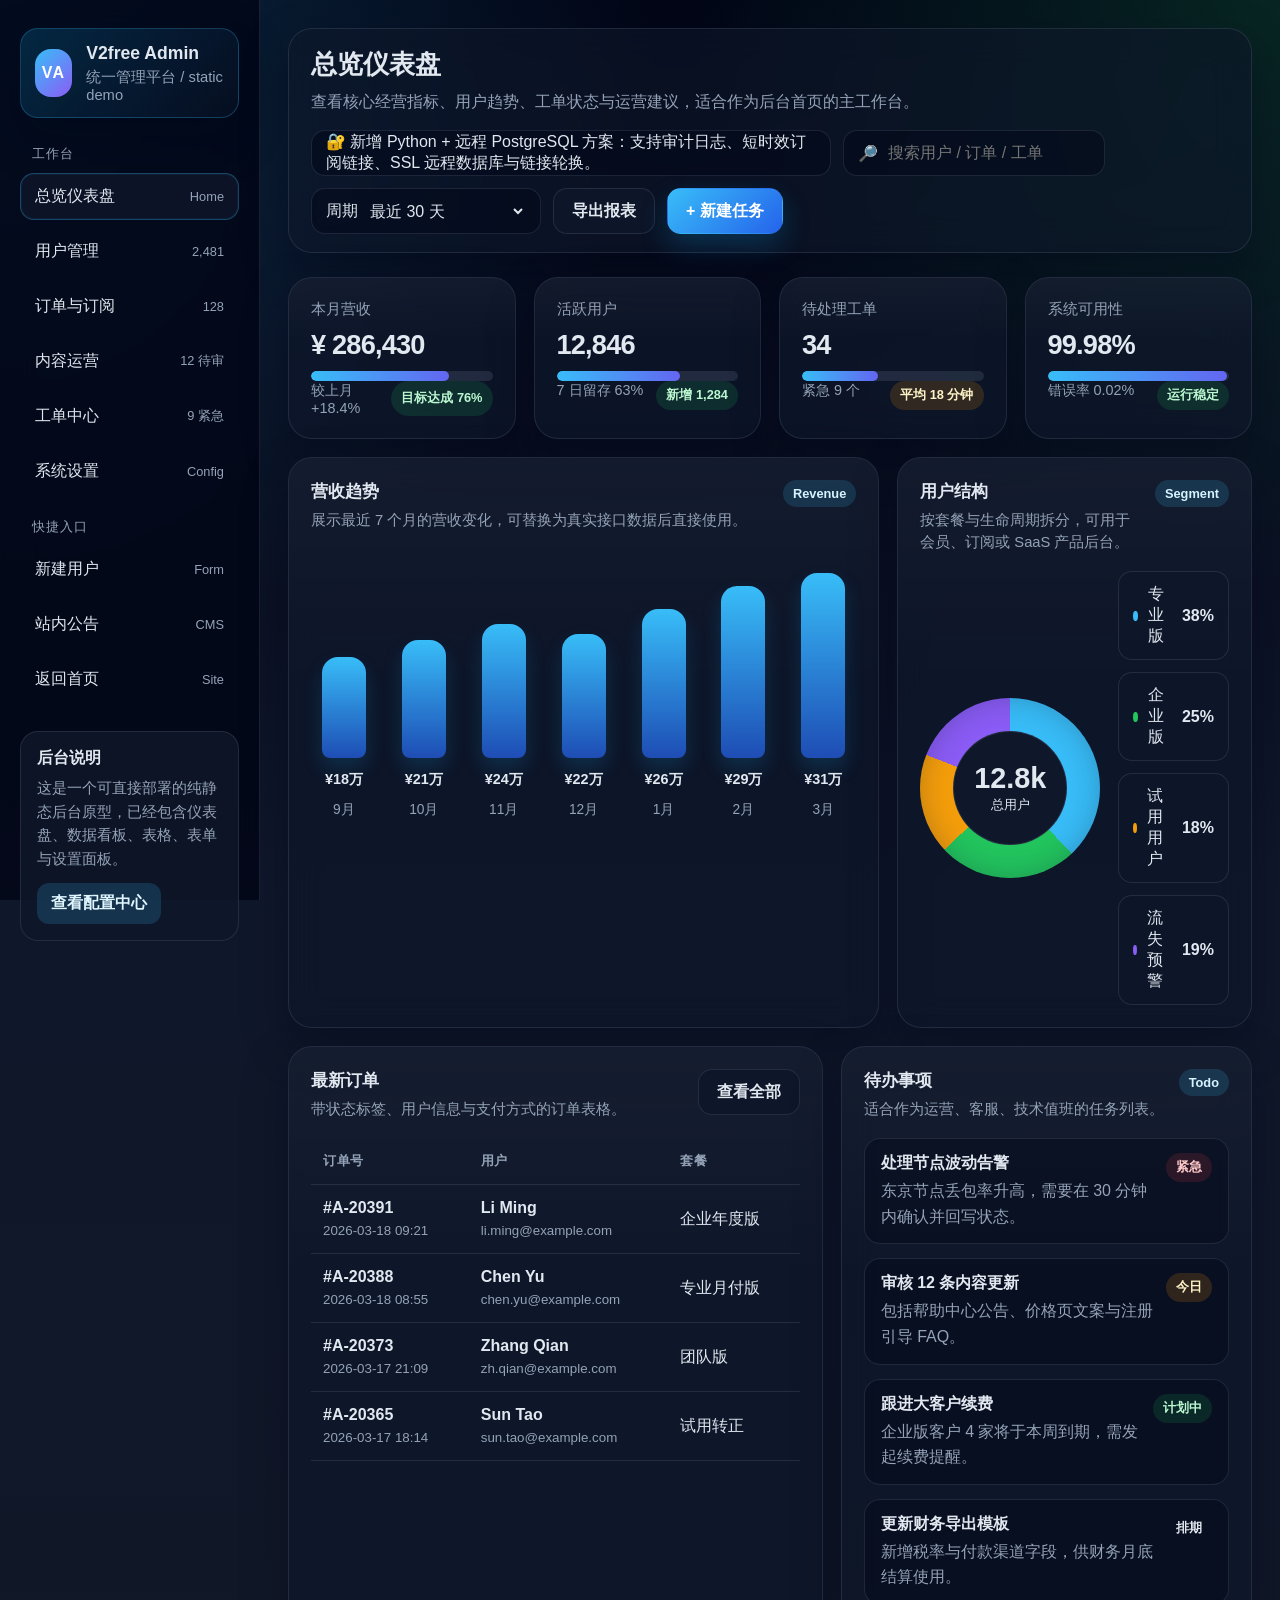
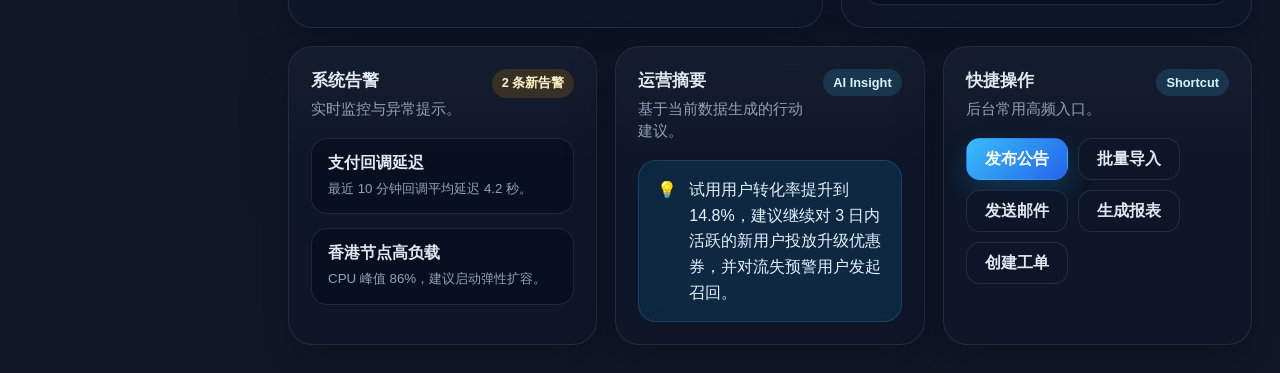
<file: admin.html>
<!DOCTYPE html>
<html lang="zh-CN">
<head>
  <meta charset="UTF-8">
  <meta name="viewport" content="width=device-width, initial-scale=1.0">
  <title>V2free 管理后台</title>
  <meta name="description" content="V2free 管理后台原型，包含仪表盘、用户、订单、内容、工单与系统设置。">
  <style>
    :root {
      --bg: #0f172a;
      --panel: rgba(15, 23, 42, 0.72);
      --panel-strong: #111c33;
      --line: rgba(148, 163, 184, 0.16);
      --text: #e2e8f0;
      --muted: #94a3b8;
      --brand: #38bdf8;
      --brand-strong: #0ea5e9;
      --success: #22c55e;
      --warning: #f59e0b;
      --danger: #ef4444;
      --shadow: 0 18px 45px rgba(2, 6, 23, 0.35);
      --radius-lg: 24px;
      --radius-md: 18px;
      --radius-sm: 12px;
      --sidebar-width: 260px;
    }

    * {
      box-sizing: border-box;
    }

    body {
      margin: 0;
      font-family: "Inter", "PingFang SC", "Microsoft YaHei", sans-serif;
      color: var(--text);
      background:
        radial-gradient(circle at top left, rgba(56, 189, 248, 0.18), transparent 28%),
        radial-gradient(circle at top right, rgba(34, 197, 94, 0.16), transparent 25%),
        linear-gradient(180deg, #020617 0%, #0f172a 45%, #111827 100%);
      min-height: 100vh;
    }

    a {
      color: inherit;
      text-decoration: none;
    }

    button,
    input,
    select,
    textarea {
      font: inherit;
    }

    .app-shell {
      display: grid;
      grid-template-columns: var(--sidebar-width) minmax(0, 1fr);
      min-height: 100vh;
    }

    .sidebar {
      position: sticky;
      top: 0;
      height: 100vh;
      padding: 28px 20px;
      background: rgba(2, 6, 23, 0.78);
      border-right: 1px solid var(--line);
      backdrop-filter: blur(18px);
    }

    .brand {
      display: flex;
      align-items: center;
      gap: 14px;
      margin-bottom: 28px;
      padding: 14px;
      border: 1px solid rgba(56, 189, 248, 0.25);
      border-radius: var(--radius-md);
      background: linear-gradient(135deg, rgba(14, 165, 233, 0.18), rgba(15, 23, 42, 0.35));
      box-shadow: var(--shadow);
    }

    .brand-mark {
      display: grid;
      place-items: center;
      width: 48px;
      height: 48px;
      border-radius: 16px;
      background: linear-gradient(135deg, var(--brand), #8b5cf6);
      color: white;
      font-weight: 800;
      letter-spacing: 0.08em;
    }

    .brand h1 {
      margin: 0;
      font-size: 1.1rem;
    }

    .brand p {
      margin: 4px 0 0;
      color: var(--muted);
      font-size: 0.92rem;
    }

    .nav-group {
      margin-top: 24px;
    }

    .nav-title {
      margin: 0 0 10px;
      padding: 0 12px;
      color: var(--muted);
      font-size: 0.8rem;
      letter-spacing: 0.08em;
      text-transform: uppercase;
    }

    .nav-list {
      display: grid;
      gap: 8px;
    }

    .nav-link {
      display: flex;
      align-items: center;
      justify-content: space-between;
      gap: 12px;
      width: 100%;
      padding: 12px 14px;
      border: 1px solid transparent;
      border-radius: 14px;
      color: var(--text);
      background: transparent;
      cursor: pointer;
      transition: 0.2s ease;
      text-align: left;
    }

    .nav-link:hover,
    .nav-link.active {
      background: rgba(15, 23, 42, 0.82);
      border-color: rgba(56, 189, 248, 0.3);
      box-shadow: inset 0 0 0 1px rgba(56, 189, 248, 0.06);
    }

    .nav-link small {
      color: var(--muted);
      font-size: 0.8rem;
    }

    .sidebar-footer {
      margin-top: 28px;
      padding: 16px;
      border-radius: var(--radius-md);
      background: rgba(15, 23, 42, 0.9);
      border: 1px solid var(--line);
    }

    .sidebar-footer h2 {
      margin: 0 0 8px;
      font-size: 1rem;
    }

    .sidebar-footer p {
      margin: 0 0 12px;
      color: var(--muted);
      line-height: 1.6;
      font-size: 0.92rem;
    }

    .sidebar-footer a {
      display: inline-flex;
      align-items: center;
      justify-content: center;
      padding: 10px 14px;
      border-radius: 12px;
      background: rgba(56, 189, 248, 0.18);
      color: #dff6ff;
      font-weight: 600;
    }

    .main {
      padding: 28px;
    }

    .topbar {
      display: flex;
      flex-wrap: wrap;
      align-items: center;
      justify-content: space-between;
      gap: 16px;
      margin-bottom: 24px;
      padding: 18px 22px;
      border: 1px solid var(--line);
      border-radius: var(--radius-lg);
      background: rgba(15, 23, 42, 0.58);
      backdrop-filter: blur(18px);
      box-shadow: var(--shadow);
    }

    .headline h2 {
      margin: 0;
      font-size: clamp(1.4rem, 2vw, 2rem);
    }

    .headline p {
      margin: 8px 0 0;
      color: var(--muted);
      line-height: 1.5;
    }

    .toolbar {
      display: flex;
      flex-wrap: wrap;
      gap: 12px;
      align-items: center;
    }

    .search-box,
    .select-box {
      display: inline-flex;
      align-items: center;
      gap: 8px;
      min-height: 46px;
      padding: 0 14px;
      border: 1px solid var(--line);
      border-radius: 14px;
      background: rgba(2, 6, 23, 0.45);
    }

    .search-box input,
    .select-box select {
      border: 0;
      outline: none;
      color: var(--text);
      background: transparent;
      min-width: 160px;
    }

    .select-box select option {
      background: #0f172a;
    }

    .btn {
      display: inline-flex;
      align-items: center;
      justify-content: center;
      gap: 8px;
      min-height: 46px;
      padding: 0 18px;
      border: 1px solid transparent;
      border-radius: 14px;
      cursor: pointer;
      transition: 0.2s ease;
      font-weight: 700;
    }

    .btn-primary {
      background: linear-gradient(135deg, var(--brand), #2563eb);
      color: white;
      box-shadow: 0 12px 28px rgba(14, 165, 233, 0.22);
    }

    .btn-secondary {
      background: rgba(15, 23, 42, 0.9);
      border-color: var(--line);
      color: var(--text);
    }

    .btn:hover {
      transform: translateY(-1px);
    }

    .panel-grid {
      display: grid;
      gap: 18px;
    }

    .stats-grid {
      grid-template-columns: repeat(4, minmax(0, 1fr));
      margin-bottom: 18px;
    }

    .content-grid {
      grid-template-columns: 2fr 1.2fr;
      margin-bottom: 18px;
    }

    .secondary-grid {
      grid-template-columns: 1.3fr 1fr;
      margin-bottom: 18px;
    }

    .triple-grid {
      grid-template-columns: repeat(3, minmax(0, 1fr));
    }

    .card {
      position: relative;
      overflow: hidden;
      border: 1px solid var(--line);
      border-radius: var(--radius-lg);
      background: var(--panel);
      backdrop-filter: blur(18px);
      box-shadow: var(--shadow);
    }

    .card::after {
      content: "";
      position: absolute;
      inset: 0;
      background: linear-gradient(180deg, rgba(255, 255, 255, 0.03), transparent 40%);
      pointer-events: none;
    }

    .card-body {
      position: relative;
      z-index: 1;
      padding: 22px;
    }

    .card-header {
      display: flex;
      align-items: flex-start;
      justify-content: space-between;
      gap: 12px;
      margin-bottom: 18px;
    }

    .card-header h3,
    .card-header h4 {
      margin: 0;
      font-size: 1.06rem;
    }

    .card-header p {
      margin: 6px 0 0;
      color: var(--muted);
      line-height: 1.5;
      font-size: 0.92rem;
    }

    .tag,
    .status,
    .badge {
      display: inline-flex;
      align-items: center;
      justify-content: center;
      gap: 6px;
      padding: 6px 10px;
      border-radius: 999px;
      font-size: 0.8rem;
      font-weight: 700;
      white-space: nowrap;
    }

    .tag {
      background: rgba(56, 189, 248, 0.16);
      color: #d6f4ff;
    }

    .status.success,
    .badge.success {
      background: rgba(34, 197, 94, 0.14);
      color: #bbf7d0;
    }

    .status.warning,
    .badge.warning {
      background: rgba(245, 158, 11, 0.16);
      color: #fef3c7;
    }

    .status.danger,
    .badge.danger {
      background: rgba(239, 68, 68, 0.14);
      color: #fecaca;
    }

    .metric-title {
      color: var(--muted);
      font-size: 0.92rem;
    }

    .metric-value {
      margin: 10px 0 10px;
      font-size: clamp(1.7rem, 2vw, 2.2rem);
      font-weight: 800;
      letter-spacing: -0.03em;
    }

    .metric-footnote {
      display: flex;
      justify-content: space-between;
      gap: 12px;
      color: var(--muted);
      font-size: 0.9rem;
    }

    .mini-progress,
    .progress {
      width: 100%;
      height: 10px;
      border-radius: 999px;
      background: rgba(148, 163, 184, 0.16);
      overflow: hidden;
    }

    .mini-progress span,
    .progress span {
      display: block;
      height: 100%;
      border-radius: inherit;
      background: linear-gradient(90deg, var(--brand), #6366f1);
    }

    .chart {
      display: flex;
      align-items: flex-end;
      gap: 14px;
      height: 270px;
      padding-top: 10px;
    }

    .bar-group {
      flex: 1;
      min-width: 0;
      display: flex;
      flex-direction: column;
      align-items: center;
      gap: 12px;
    }

    .bar-stack {
      width: 100%;
      max-width: 44px;
      height: 210px;
      display: flex;
      align-items: flex-end;
    }

    .bar {
      width: 100%;
      border-radius: 16px 16px 8px 8px;
      background: linear-gradient(180deg, rgba(56, 189, 248, 1), rgba(37, 99, 235, 0.72));
      box-shadow: 0 10px 20px rgba(14, 165, 233, 0.18);
    }

    .bar-group span {
      color: var(--muted);
      font-size: 0.86rem;
    }

    .bar-group strong {
      font-size: 0.9rem;
    }

    .donut-layout {
      display: grid;
      grid-template-columns: 180px 1fr;
      gap: 18px;
      align-items: center;
    }

    .donut {
      width: 180px;
      aspect-ratio: 1;
      border-radius: 50%;
      background: conic-gradient(
        var(--brand) 0 38%,
        #22c55e 38% 63%,
        #f59e0b 63% 81%,
        #8b5cf6 81% 100%
      );
      display: grid;
      place-items: center;
      margin: 0 auto;
      box-shadow: inset 0 0 30px rgba(15, 23, 42, 0.25);
    }

    .donut::before {
      content: "";
      width: 112px;
      height: 112px;
      border-radius: 50%;
      background: #0f172a;
      border: 1px solid var(--line);
    }

    .donut-center {
      position: absolute;
      text-align: center;
    }

    .donut-center strong {
      display: block;
      font-size: 1.8rem;
    }

    .legend {
      display: grid;
      gap: 12px;
    }

    .legend-item {
      display: flex;
      align-items: center;
      justify-content: space-between;
      gap: 12px;
      padding: 12px 14px;
      border: 1px solid var(--line);
      border-radius: 14px;
      background: rgba(15, 23, 42, 0.58);
    }

    .legend-left {
      display: flex;
      align-items: center;
      gap: 10px;
    }

    .dot {
      width: 10px;
      height: 10px;
      border-radius: 50%;
    }

    .table-wrap {
      overflow-x: auto;
    }

    table {
      width: 100%;
      border-collapse: collapse;
      min-width: 680px;
    }

    th,
    td {
      padding: 14px 12px;
      border-bottom: 1px solid var(--line);
      text-align: left;
      vertical-align: middle;
    }

    th {
      color: var(--muted);
      font-size: 0.84rem;
      letter-spacing: 0.05em;
      text-transform: uppercase;
      font-weight: 700;
    }

    td strong {
      display: block;
      margin-bottom: 4px;
    }

    td small {
      color: var(--muted);
    }

    .list {
      display: grid;
      gap: 14px;
    }

    .list-item {
      display: flex;
      align-items: flex-start;
      justify-content: space-between;
      gap: 12px;
      padding: 14px 16px;
      border: 1px solid var(--line);
      border-radius: 16px;
      background: rgba(2, 6, 23, 0.38);
    }

    .list-item h4 {
      margin: 0 0 4px;
      font-size: 1rem;
    }

    .list-item p,
    .list-item small {
      margin: 0;
      color: var(--muted);
      line-height: 1.6;
    }

    .split {
      display: grid;
      grid-template-columns: 1fr 1fr;
      gap: 18px;
    }

    .form-grid {
      display: grid;
      grid-template-columns: repeat(2, minmax(0, 1fr));
      gap: 16px;
    }

    .form-group {
      display: grid;
      gap: 8px;
    }

    .form-group.full {
      grid-column: 1 / -1;
    }

    .form-group label {
      color: var(--muted);
      font-size: 0.92rem;
    }

    .field {
      width: 100%;
      min-height: 48px;
      padding: 12px 14px;
      border: 1px solid var(--line);
      border-radius: 14px;
      background: rgba(2, 6, 23, 0.38);
      color: var(--text);
      outline: none;
    }

    textarea.field {
      min-height: 120px;
      resize: vertical;
    }

    .toggle-row {
      display: grid;
      gap: 12px;
    }

    .toggle-item {
      display: flex;
      align-items: center;
      justify-content: space-between;
      gap: 14px;
      padding: 14px 16px;
      border: 1px solid var(--line);
      border-radius: 16px;
      background: rgba(2, 6, 23, 0.34);
    }

    .switch {
      position: relative;
      width: 54px;
      height: 30px;
      flex: 0 0 auto;
    }

    .switch input {
      display: none;
    }

    .slider {
      position: absolute;
      inset: 0;
      border-radius: 999px;
      background: rgba(148, 163, 184, 0.28);
      transition: 0.2s ease;
      cursor: pointer;
    }

    .slider::before {
      content: "";
      position: absolute;
      top: 3px;
      left: 4px;
      width: 24px;
      height: 24px;
      border-radius: 50%;
      background: white;
      transition: 0.2s ease;
      box-shadow: 0 6px 16px rgba(15, 23, 42, 0.35);
    }

    .switch input:checked + .slider {
      background: linear-gradient(135deg, var(--brand), #2563eb);
    }

    .switch input:checked + .slider::before {
      transform: translateX(23px);
    }

    .section-panel {
      display: none;
    }

    .section-panel.active {
      display: block;
    }

    .notice {
      display: flex;
      align-items: flex-start;
      gap: 12px;
      padding: 16px 18px;
      border-radius: 18px;
      background: rgba(14, 165, 233, 0.12);
      border: 1px solid rgba(56, 189, 248, 0.2);
      color: #dff6ff;
      line-height: 1.6;
    }

    .quick-actions {
      display: flex;
      flex-wrap: wrap;
      gap: 10px;
    }

    .quick-actions .btn {
      min-height: 42px;
    }

    @media (max-width: 1200px) {
      .stats-grid,
      .triple-grid {
        grid-template-columns: repeat(2, minmax(0, 1fr));
      }

      .content-grid,
      .secondary-grid,
      .split,
      .donut-layout {
        grid-template-columns: 1fr;
      }
    }

    @media (max-width: 900px) {
      .app-shell {
        grid-template-columns: 1fr;
      }

      .sidebar {
        position: static;
        height: auto;
      }

      .form-grid,
      .stats-grid,
      .triple-grid {
        grid-template-columns: 1fr;
      }

      .main {
        padding: 18px;
      }

      .topbar {
        padding: 16px;
      }
    }
  </style>
</head>
<body>
  <div class="app-shell">
    <aside class="sidebar">
      <div class="brand">
        <div class="brand-mark">VA</div>
        <div>
          <h1>V2free Admin</h1>
          <p>统一管理平台 / static demo</p>
        </div>
      </div>

      <div class="nav-group">
        <p class="nav-title">工作台</p>
        <div class="nav-list">
          <button class="nav-link active" data-target="dashboard">
            <span>总览仪表盘</span>
            <small>Home</small>
          </button>
          <button class="nav-link" data-target="users">
            <span>用户管理</span>
            <small>2,481</small>
          </button>
          <button class="nav-link" data-target="orders">
            <span>订单与订阅</span>
            <small>128</small>
          </button>
          <button class="nav-link" data-target="content">
            <span>内容运营</span>
            <small>12 待审</small>
          </button>
          <button class="nav-link" data-target="tickets">
            <span>工单中心</span>
            <small>9 紧急</small>
          </button>
          <button class="nav-link" data-target="settings">
            <span>系统设置</span>
            <small>Config</small>
          </button>
        </div>
      </div>

      <div class="nav-group">
        <p class="nav-title">快捷入口</p>
        <div class="nav-list">
          <a class="nav-link" href="#create-user">
            <span>新建用户</span>
            <small>Form</small>
          </a>
          <a class="nav-link" href="#broadcast">
            <span>站内公告</span>
            <small>CMS</small>
          </a>
          <a class="nav-link" href="/index.html">
            <span>返回首页</span>
            <small>Site</small>
          </a>
        </div>
      </div>

      <div class="sidebar-footer">
        <h2>后台说明</h2>
        <p>这是一个可直接部署的纯静态后台原型，已经包含仪表盘、数据看板、表格、表单与设置面板。</p>
        <a href="#settings">查看配置中心</a>
      </div>
    </aside>

    <main class="main">
      <header class="topbar">
        <div class="headline">
          <h2 id="page-title">总览仪表盘</h2>
          <p id="page-desc">查看核心经营指标、用户趋势、工单状态与运营建议，适合作为后台首页的主工作台。</p>
        </div>
        <div class="toolbar">
        <div class="search-box" style="max-width: 520px;">🔐 新增 Python + 远程 PostgreSQL 方案：支持审计日志、短时效订阅链接、SSL 远程数据库与链接轮换。</div>
          <label class="search-box">
            <span>🔎</span>
            <input type="search" placeholder="搜索用户 / 订单 / 工单">
          </label>
          <label class="select-box">
            <span>周期</span>
            <select>
              <option>最近 7 天</option>
              <option selected>最近 30 天</option>
              <option>最近 90 天</option>
            </select>
          </label>
          <button class="btn btn-secondary">导出报表</button>
          <button class="btn btn-primary">+ 新建任务</button>
        </div>
      </header>

      <section class="section-panel active" id="dashboard">
        <div class="panel-grid stats-grid">
          <article class="card">
            <div class="card-body">
              <div class="metric-title">本月营收</div>
              <div class="metric-value">¥ 286,430</div>
              <div class="mini-progress"><span style="width: 76%"></span></div>
              <div class="metric-footnote">
                <span>较上月 +18.4%</span>
                <span class="status success">目标达成 76%</span>
              </div>
            </div>
          </article>
          <article class="card">
            <div class="card-body">
              <div class="metric-title">活跃用户</div>
              <div class="metric-value">12,846</div>
              <div class="mini-progress"><span style="width: 68%"></span></div>
              <div class="metric-footnote">
                <span>7 日留存 63%</span>
                <span class="status success">新增 1,284</span>
              </div>
            </div>
          </article>
          <article class="card">
            <div class="card-body">
              <div class="metric-title">待处理工单</div>
              <div class="metric-value">34</div>
              <div class="mini-progress"><span style="width: 42%"></span></div>
              <div class="metric-footnote">
                <span>紧急 9 个</span>
                <span class="status warning">平均 18 分钟</span>
              </div>
            </div>
          </article>
          <article class="card">
            <div class="card-body">
              <div class="metric-title">系统可用性</div>
              <div class="metric-value">99.98%</div>
              <div class="mini-progress"><span style="width: 99%"></span></div>
              <div class="metric-footnote">
                <span>错误率 0.02%</span>
                <span class="status success">运行稳定</span>
              </div>
            </div>
          </article>
        </div>

        <div class="panel-grid content-grid">
          <article class="card">
            <div class="card-body">
              <div class="card-header">
                <div>
                  <h3>营收趋势</h3>
                  <p>展示最近 7 个月的营收变化，可替换为真实接口数据后直接使用。</p>
                </div>
                <span class="tag">Revenue</span>
              </div>
              <div class="chart" aria-label="Revenue chart">
                <div class="bar-group"><div class="bar-stack"><div class="bar" style="height: 48%"></div></div><strong>¥18万</strong><span>9月</span></div>
                <div class="bar-group"><div class="bar-stack"><div class="bar" style="height: 56%"></div></div><strong>¥21万</strong><span>10月</span></div>
                <div class="bar-group"><div class="bar-stack"><div class="bar" style="height: 64%"></div></div><strong>¥24万</strong><span>11月</span></div>
                <div class="bar-group"><div class="bar-stack"><div class="bar" style="height: 59%"></div></div><strong>¥22万</strong><span>12月</span></div>
                <div class="bar-group"><div class="bar-stack"><div class="bar" style="height: 71%"></div></div><strong>¥26万</strong><span>1月</span></div>
                <div class="bar-group"><div class="bar-stack"><div class="bar" style="height: 82%"></div></div><strong>¥29万</strong><span>2月</span></div>
                <div class="bar-group"><div class="bar-stack"><div class="bar" style="height: 88%"></div></div><strong>¥31万</strong><span>3月</span></div>
              </div>
            </div>
          </article>

          <article class="card">
            <div class="card-body">
              <div class="card-header">
                <div>
                  <h3>用户结构</h3>
                  <p>按套餐与生命周期拆分，可用于会员、订阅或 SaaS 产品后台。</p>
                </div>
                <span class="tag">Segment</span>
              </div>
              <div class="donut-layout">
                <div style="position:relative; display:grid; place-items:center;">
                  <div class="donut"></div>
                  <div class="donut-center">
                    <strong>12.8k</strong>
                    <small>总用户</small>
                  </div>
                </div>
                <div class="legend">
                  <div class="legend-item"><div class="legend-left"><span class="dot" style="background:#38bdf8"></span><span>专业版</span></div><strong>38%</strong></div>
                  <div class="legend-item"><div class="legend-left"><span class="dot" style="background:#22c55e"></span><span>企业版</span></div><strong>25%</strong></div>
                  <div class="legend-item"><div class="legend-left"><span class="dot" style="background:#f59e0b"></span><span>试用用户</span></div><strong>18%</strong></div>
                  <div class="legend-item"><div class="legend-left"><span class="dot" style="background:#8b5cf6"></span><span>流失预警</span></div><strong>19%</strong></div>
                </div>
              </div>
            </div>
          </article>
        </div>

        <div class="panel-grid secondary-grid">
          <article class="card">
            <div class="card-body">
              <div class="card-header">
                <div>
                  <h3>最新订单</h3>
                  <p>带状态标签、用户信息与支付方式的订单表格。</p>
                </div>
                <button class="btn btn-secondary">查看全部</button>
              </div>
              <div class="table-wrap">
                <table>
                  <thead>
                    <tr>
                      <th>订单号</th>
                      <th>用户</th>
                      <th>套餐</th>
                      <th>金额</th>
                      <th>状态</th>
                    </tr>
                  </thead>
                  <tbody>
                    <tr>
                      <td><strong>#A-20391</strong><small>2026-03-18 09:21</small></td>
                      <td><strong>Li Ming</strong><small>li.ming@example.com</small></td>
                      <td>企业年度版</td>
                      <td>¥ 9,999</td>
                      <td><span class="badge success">已支付</span></td>
                    </tr>
                    <tr>
                      <td><strong>#A-20388</strong><small>2026-03-18 08:55</small></td>
                      <td><strong>Chen Yu</strong><small>chen.yu@example.com</small></td>
                      <td>专业月付版</td>
                      <td>¥ 199</td>
                      <td><span class="badge warning">待确认</span></td>
                    </tr>
                    <tr>
                      <td><strong>#A-20373</strong><small>2026-03-17 21:09</small></td>
                      <td><strong>Zhang Qian</strong><small>zh.qian@example.com</small></td>
                      <td>团队版</td>
                      <td>¥ 1,299</td>
                      <td><span class="badge success">已完成</span></td>
                    </tr>
                    <tr>
                      <td><strong>#A-20365</strong><small>2026-03-17 18:14</small></td>
                      <td><strong>Sun Tao</strong><small>sun.tao@example.com</small></td>
                      <td>试用转正</td>
                      <td>¥ 599</td>
                      <td><span class="badge danger">退款中</span></td>
                    </tr>
                  </tbody>
                </table>
              </div>
            </div>
          </article>

          <article class="card">
            <div class="card-body">
              <div class="card-header">
                <div>
                  <h3>待办事项</h3>
                  <p>适合作为运营、客服、技术值班的任务列表。</p>
                </div>
                <span class="tag">Todo</span>
              </div>
              <div class="list">
                <div class="list-item">
                  <div>
                    <h4>处理节点波动告警</h4>
                    <p>东京节点丢包率升高，需要在 30 分钟内确认并回写状态。</p>
                  </div>
                  <span class="badge danger">紧急</span>
                </div>
                <div class="list-item">
                  <div>
                    <h4>审核 12 条内容更新</h4>
                    <p>包括帮助中心公告、价格页文案与注册引导 FAQ。</p>
                  </div>
                  <span class="badge warning">今日</span>
                </div>
                <div class="list-item">
                  <div>
                    <h4>跟进大客户续费</h4>
                    <p>企业版客户 4 家将于本周到期，需发起续费提醒。</p>
                  </div>
                  <span class="badge success">计划中</span>
                </div>
                <div class="list-item">
                  <div>
                    <h4>更新财务导出模板</h4>
                    <p>新增税率与付款渠道字段，供财务月底结算使用。</p>
                  </div>
                  <span class="badge">排期</span>
                </div>
              </div>
            </div>
          </article>
        </div>

        <div class="panel-grid triple-grid">
          <article class="card">
            <div class="card-body">
              <div class="card-header">
                <div>
                  <h4>系统告警</h4>
                  <p>实时监控与异常提示。</p>
                </div>
                <span class="status warning">2 条新告警</span>
              </div>
              <div class="list">
                <div class="list-item">
                  <div>
                    <h4>支付回调延迟</h4>
                    <small>最近 10 分钟回调平均延迟 4.2 秒。</small>
                  </div>
                </div>
                <div class="list-item">
                  <div>
                    <h4>香港节点高负载</h4>
                    <small>CPU 峰值 86%，建议启动弹性扩容。</small>
                  </div>
                </div>
              </div>
            </div>
          </article>
          <article class="card">
            <div class="card-body">
              <div class="card-header">
                <div>
                  <h4>运营摘要</h4>
                  <p>基于当前数据生成的行动建议。</p>
                </div>
                <span class="tag">AI Insight</span>
              </div>
              <div class="notice">
                <div>💡</div>
                <div>试用用户转化率提升到 14.8%，建议继续对 3 日内活跃的新用户投放升级优惠券，并对流失预警用户发起召回。</div>
              </div>
            </div>
          </article>
          <article class="card" id="broadcast">
            <div class="card-body">
              <div class="card-header">
                <div>
                  <h4>快捷操作</h4>
                  <p>后台常用高频入口。</p>
                </div>
                <span class="tag">Shortcut</span>
              </div>
              <div class="quick-actions">
                <button class="btn btn-primary">发布公告</button>
                <button class="btn btn-secondary">批量导入</button>
                <button class="btn btn-secondary">发送邮件</button>
                <button class="btn btn-secondary">生成报表</button>
                <button class="btn btn-secondary">创建工单</button>
              </div>
            </div>
          </article>
        </div>
      </section>

      <section class="section-panel" id="users">
        <div class="panel-grid secondary-grid">
          <article class="card">
            <div class="card-body">
              <div class="card-header">
                <div>
                  <h3>用户列表</h3>
                  <p>包含会员等级、最近登录、健康度与当前状态。</p>
                </div>
                <button class="btn btn-primary">导入用户</button>
              </div>
              <div class="table-wrap">
                <table>
                  <thead>
                    <tr>
                      <th>姓名</th>
                      <th>会员等级</th>
                      <th>最近登录</th>
                      <th>健康度</th>
                      <th>状态</th>
                    </tr>
                  </thead>
                  <tbody>
                    <tr>
                      <td><strong>Wang Lei</strong><small>wang.lei@example.com</small></td>
                      <td>企业版</td>
                      <td>2026-03-18 10:02</td>
                      <td>92 / 100</td>
                      <td><span class="badge success">正常</span></td>
                    </tr>
                    <tr>
                      <td><strong>Liu Jia</strong><small>liu.jia@example.com</small></td>
                      <td>专业版</td>
                      <td>2026-03-18 08:17</td>
                      <td>78 / 100</td>
                      <td><span class="badge warning">待跟进</span></td>
                    </tr>
                    <tr>
                      <td><strong>Zhao Xin</strong><small>zhao.xin@example.com</small></td>
                      <td>试用版</td>
                      <td>2026-03-17 21:44</td>
                      <td>61 / 100</td>
                      <td><span class="badge danger">流失预警</span></td>
                    </tr>
                  </tbody>
                </table>
              </div>
            </div>
          </article>

          <article class="card" id="create-user">
            <div class="card-body">
              <div class="card-header">
                <div>
                  <h3>新建 / 编辑用户</h3>
                  <p>支持快速录入基础信息、套餐与备注。</p>
                </div>
                <span class="tag">Form</span>
              </div>
              <form class="form-grid">
                <div class="form-group">
                  <label for="user-name">姓名</label>
                  <input id="user-name" class="field" type="text" placeholder="请输入姓名">
                </div>
                <div class="form-group">
                  <label for="user-email">邮箱</label>
                  <input id="user-email" class="field" type="email" placeholder="请输入邮箱">
                </div>
                <div class="form-group">
                  <label for="user-plan">套餐</label>
                  <select id="user-plan" class="field">
                    <option>试用版</option>
                    <option selected>专业版</option>
                    <option>企业版</option>
                  </select>
                </div>
                <div class="form-group">
                  <label for="user-status">状态</label>
                  <select id="user-status" class="field">
                    <option selected>正常</option>
                    <option>待跟进</option>
                    <option>禁用</option>
                  </select>
                </div>
                <div class="form-group full">
                  <label for="user-note">备注</label>
                  <textarea id="user-note" class="field" placeholder="填写跟进记录、客户标签或风险说明"></textarea>
                </div>
                <div class="form-group full" style="display:flex; gap:12px; flex-wrap:wrap;">
                  <button class="btn btn-primary" type="button">保存用户</button>
                  <button class="btn btn-secondary" type="reset">重置</button>
                </div>
              </form>
            </div>
          </article>
        </div>
      </section>

      <section class="section-panel" id="orders">
        <div class="panel-grid split">
          <article class="card">
            <div class="card-body">
              <div class="card-header">
                <div>
                  <h3>订单概览</h3>
                  <p>汇总支付成功率、退款率与续费转化情况。</p>
                </div>
                <span class="tag">Sales</span>
              </div>
              <div class="list">
                <div class="list-item"><div><h4>支付成功率</h4><small>近 30 天支付成功率稳步提升。</small></div><strong>97.2%</strong></div>
                <div class="list-item"><div><h4>退款率</h4><small>同比下降 1.8%，客服解释成本降低。</small></div><strong>2.1%</strong></div>
                <div class="list-item"><div><h4>自动续费转化</h4><small>企业客户自动续费占比更高。</small></div><strong>44.6%</strong></div>
              </div>
            </div>
          </article>
          <article class="card">
            <div class="card-body">
              <div class="card-header">
                <div>
                  <h3>收款渠道</h3>
                  <p>便于运营查看渠道贡献占比。</p>
                </div>
                <span class="tag">Finance</span>
              </div>
              <div class="legend">
                <div class="legend-item"><div class="legend-left"><span class="dot" style="background:#38bdf8"></span><span>支付宝</span></div><strong>42%</strong></div>
                <div class="legend-item"><div class="legend-left"><span class="dot" style="background:#22c55e"></span><span>微信支付</span></div><strong>31%</strong></div>
                <div class="legend-item"><div class="legend-left"><span class="dot" style="background:#8b5cf6"></span><span>Stripe</span></div><strong>17%</strong></div>
                <div class="legend-item"><div class="legend-left"><span class="dot" style="background:#f59e0b"></span><span>人工转账</span></div><strong>10%</strong></div>
              </div>
            </div>
          </article>
        </div>
      </section>

      <section class="section-panel" id="content">
        <div class="panel-grid split">
          <article class="card">
            <div class="card-body">
              <div class="card-header">
                <div>
                  <h3>内容发布队列</h3>
                  <p>适用于公告、帮助中心、博客或活动页审核。</p>
                </div>
                <button class="btn btn-primary">新建内容</button>
              </div>
              <div class="list">
                <div class="list-item"><div><h4>3 月维护公告</h4><small>作者：运营团队 · 计划发布时间：2026-03-19</small></div><span class="badge warning">待审核</span></div>
                <div class="list-item"><div><h4>企业版升级说明</h4><small>作者：产品团队 · 已校对，等待发布</small></div><span class="badge success">可发布</span></div>
                <div class="list-item"><div><h4>新手帮助文档</h4><small>作者：客服团队 · 缺少截图资源</small></div><span class="badge danger">需补充</span></div>
              </div>
            </div>
          </article>
          <article class="card">
            <div class="card-body">
              <div class="card-header">
                <div>
                  <h3>公告编辑器</h3>
                  <p>示例配置区，可接 CMS 接口或富文本编辑器。</p>
                </div>
                <span class="tag">CMS</span>
              </div>
              <div class="form-grid">
                <div class="form-group full">
                  <label for="notice-title">标题</label>
                  <input id="notice-title" class="field" type="text" value="系统维护通知">
                </div>
                <div class="form-group full">
                  <label for="notice-content">内容</label>
                  <textarea id="notice-content" class="field">尊敬的用户，平台将于周五凌晨 02:00 - 03:00 进行例行维护，期间部分服务可能出现短暂波动。</textarea>
                </div>
                <div class="form-group full" style="display:flex; gap:12px; flex-wrap:wrap;">
                  <button class="btn btn-primary" type="button">保存草稿</button>
                  <button class="btn btn-secondary" type="button">预览</button>
                  <button class="btn btn-secondary" type="button">安排发布</button>
                </div>
              </div>
            </div>
          </article>
        </div>
      </section>

      <section class="section-panel" id="tickets">
        <div class="panel-grid split">
          <article class="card">
            <div class="card-body">
              <div class="card-header">
                <div>
                  <h3>工单分布</h3>
                  <p>按优先级查看当前工单量。</p>
                </div>
                <span class="tag">Support</span>
              </div>
              <div class="list">
                <div class="list-item"><div><h4>P1 紧急故障</h4><small>影响支付、登录、核心连接服务。</small></div><strong>9</strong></div>
                <div class="list-item"><div><h4>P2 功能异常</h4><small>影响部分用户体验，需要 4 小时内处理。</small></div><strong>14</strong></div>
                <div class="list-item"><div><h4>P3 咨询建议</h4><small>咨询、文档反馈和需求建议。</small></div><strong>28</strong></div>
              </div>
            </div>
          </article>
          <article class="card">
            <div class="card-body">
              <div class="card-header">
                <div>
                  <h3>最近工单</h3>
                  <p>展示客服 SLA 与处理状态。</p>
                </div>
                <span class="status warning">平均首响 6 分钟</span>
              </div>
              <div class="list">
                <div class="list-item"><div><h4>#TK-1021 登录验证码失败</h4><small>提交人：zhou@example.com · 5 分钟前</small></div><span class="badge danger">处理中</span></div>
                <div class="list-item"><div><h4>#TK-1016 企业版续费咨询</h4><small>提交人：sales@example.com · 21 分钟前</small></div><span class="badge success">已响应</span></div>
                <div class="list-item"><div><h4>#TK-1009 节点延迟反馈</h4><small>提交人：user@example.com · 48 分钟前</small></div><span class="badge warning">待派发</span></div>
              </div>
            </div>
          </article>
        </div>
      </section>

      <section class="section-panel" id="settings">
        <div class="panel-grid split">
          <article class="card">
            <div class="card-body">
              <div class="card-header">
                <div>
                  <h3>系统配置</h3>
                  <p>常见后台开关、通知与安全项。</p>
                </div>
                <span class="tag">Config</span>
              </div>
              <div class="toggle-row">
                <div class="toggle-item">
                  <div>
                    <h4>启用注册审核</h4>
                    <small>开启后新用户需审核通过后才能使用核心功能。</small>
                  </div>
                  <label class="switch"><input type="checkbox" checked><span class="slider"></span></label>
                </div>
                <div class="toggle-item">
                  <div>
                    <h4>异常登录提醒</h4>
                    <small>发现异地或异常设备登录时自动发送邮件/短信提醒。</small>
                  </div>
                  <label class="switch"><input type="checkbox" checked><span class="slider"></span></label>
                </div>
                <div class="toggle-item">
                  <div>
                    <h4>维护模式</h4>
                    <small>临时进入维护状态，前台显示统一维护公告。</small>
                  </div>
                  <label class="switch"><input type="checkbox"><span class="slider"></span></label>
                </div>
              </div>
            </div>
          </article>

          <article class="card">
            <div class="card-body">
              <div class="card-header">
                <div>
                  <h3>通知与 API</h3>
                  <p>可扩展为 Webhook、短信、邮件与第三方集成配置。</p>
                </div>
                <span class="tag">Integration</span>
              </div>
              <div class="form-grid">
                <div class="form-group full">
                  <label for="webhook">Webhook 地址</label>
                  <input id="webhook" class="field" type="url" value="https://api.example.com/hooks/admin-events">
                </div>
                <div class="form-group">
                  <label for="email">通知邮箱</label>
                  <input id="email" class="field" type="email" value="ops@example.com">
                </div>
                <div class="form-group">
                  <label for="channel">默认通道</label>
                  <select id="channel" class="field">
                    <option selected>邮件 + 站内信</option>
                    <option>仅邮件</option>
                    <option>仅站内信</option>
                  </select>
                </div>
                <div class="form-group full" style="display:flex; gap:12px; flex-wrap:wrap;">
                  <button class="btn btn-primary" type="button">保存设置</button>
                  <button class="btn btn-secondary" type="button">测试回调</button>
                </div>
              </div>
            </div>
          </article>
        </div>
      </section>
    </main>
  </div>

  <script>
    const pageMeta = {
      dashboard: {
        title: '总览仪表盘',
        desc: '查看核心经营指标、用户趋势、工单状态与运营建议，适合作为后台首页的主工作台。'
      },
      users: {
        title: '用户管理',
        desc: '集中处理用户档案、会员等级、状态跟踪与手动录入，适合作为 CRM / 用户后台的基础模块。'
      },
      orders: {
        title: '订单与订阅',
        desc: '查看订单表现、支付渠道和订阅续费数据，可继续接入真实财务接口。'
      },
      content: {
        title: '内容运营',
        desc: '管理公告、帮助文档和活动内容，支持审核与发布流程展示。'
      },
      tickets: {
        title: '工单中心',
        desc: '查看客服响应效率、工单优先级和最新处理状态。'
      },
      settings: {
        title: '系统设置',
        desc: '统一管理系统开关、通知策略与集成配置。'
      }
    };

    const links = document.querySelectorAll('.nav-link[data-target]');
    const panels = document.querySelectorAll('.section-panel');
    const title = document.getElementById('page-title');
    const desc = document.getElementById('page-desc');

    links.forEach((link) => {
      link.addEventListener('click', () => {
        const target = link.dataset.target;
        links.forEach((item) => item.classList.toggle('active', item === link));
        panels.forEach((panel) => panel.classList.toggle('active', panel.id === target));
        title.textContent = pageMeta[target].title;
        desc.textContent = pageMeta[target].desc;
      });
    });
  </script>
</body>
</html>
</file>
